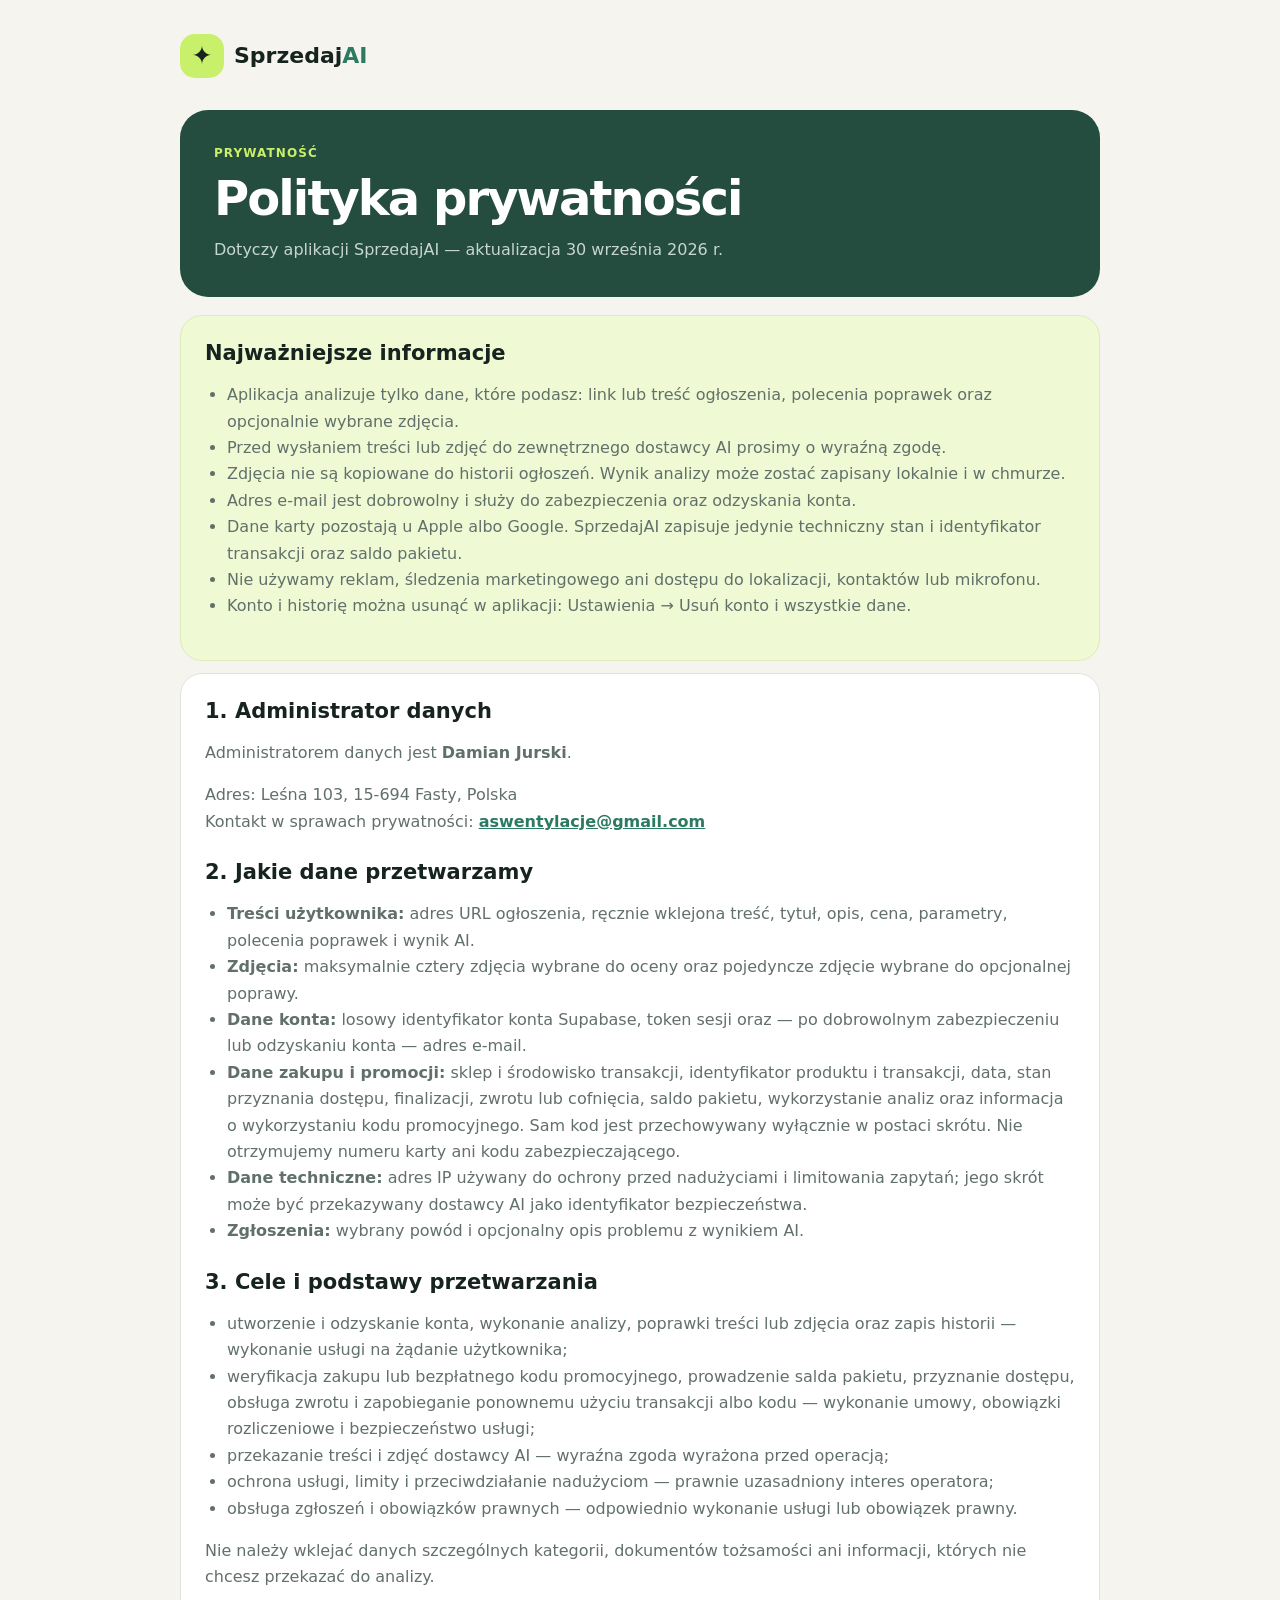
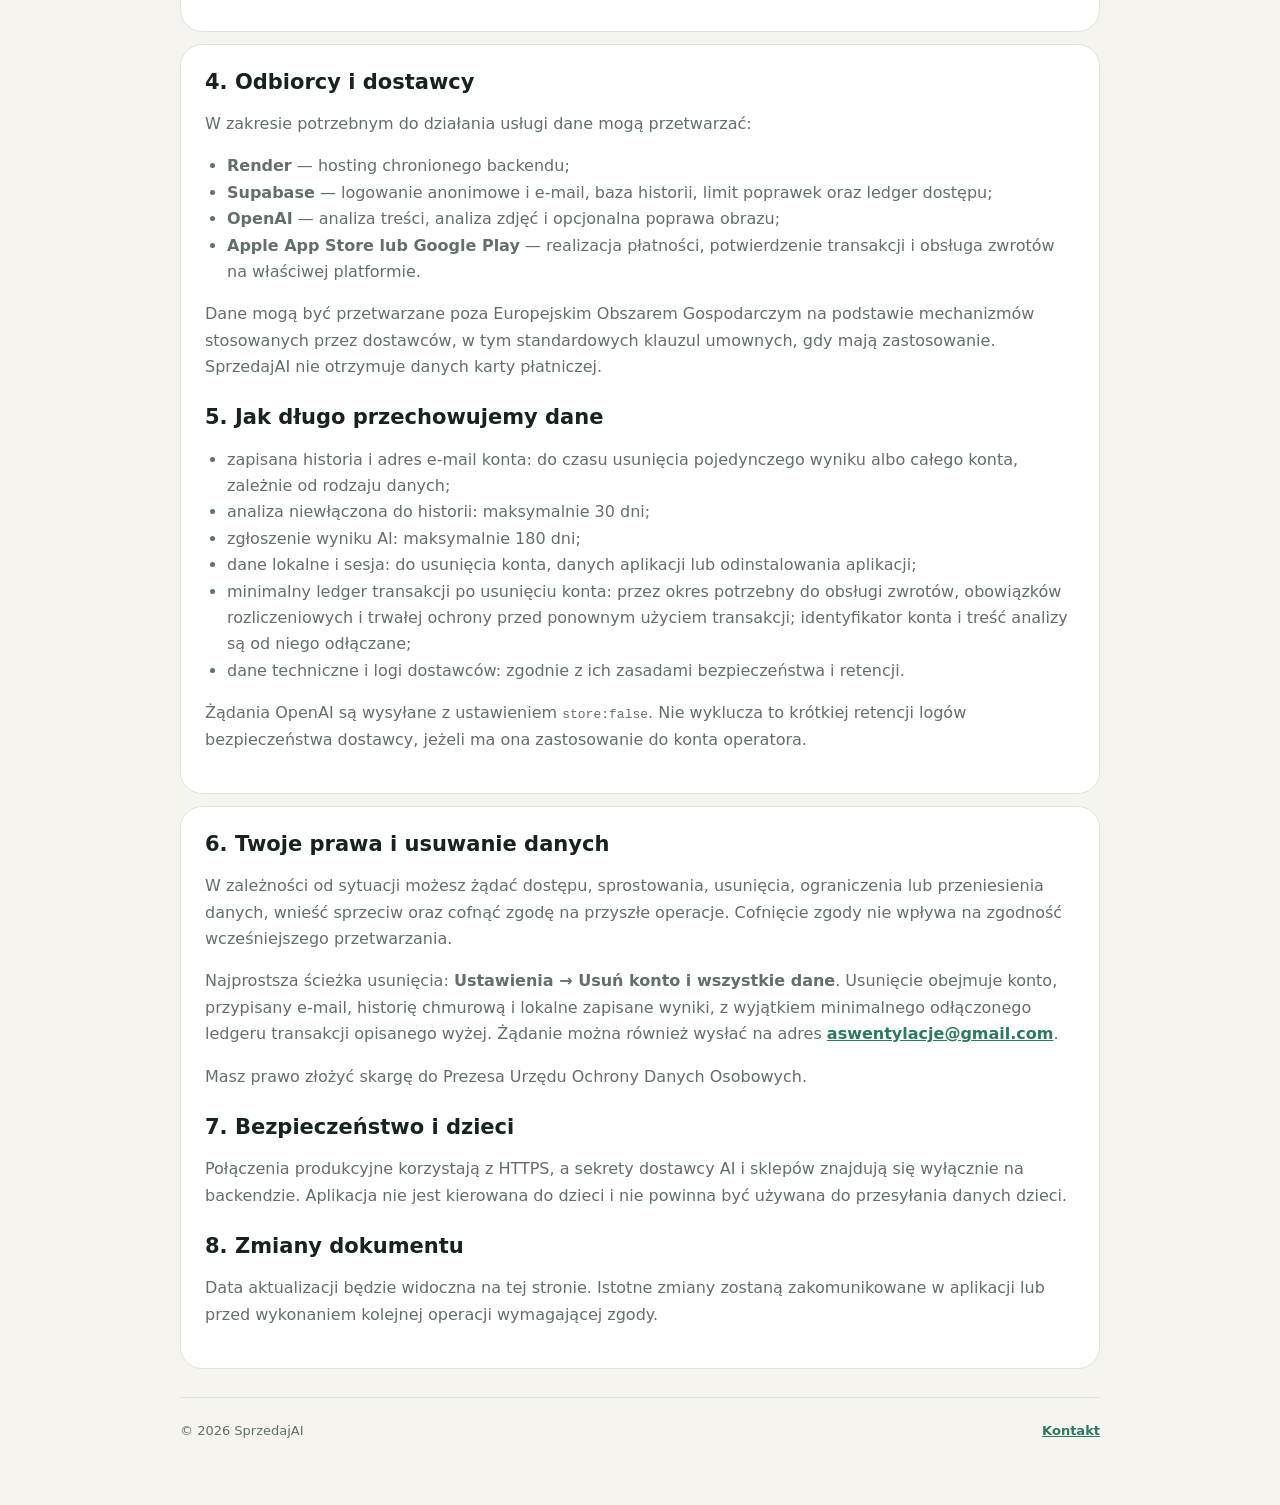
<file: index.html>
<!doctype html>
<html lang="pl">
<head>
  <meta charset="utf-8">
  <meta name="viewport" content="width=device-width,initial-scale=1">
  <meta name="robots" content="index,follow">
  <title>Polityka prywatności — SprzedajAI</title>
  <link rel="stylesheet" href="./legal.css">
</head>
<body>
<main class="wrap">
  <a class="brand" href="./"><span class="mark">✦</span><span>Sprzedaj<span class="green">AI</span></span></a>

  <section class="hero">
    <div class="eyebrow">PRYWATNOŚĆ</div>
    <h1>Polityka prywatności</h1>
    <p>Dotyczy aplikacji SprzedajAI — aktualizacja 30 września 2026 r.</p>
  </section>

  <section class="card summary">
    <h2>Najważniejsze informacje</h2>
    <ul>
      <li>Aplikacja analizuje tylko dane, które podasz: link lub treść ogłoszenia, polecenia poprawek oraz opcjonalnie wybrane zdjęcia.</li>
      <li>Przed wysłaniem treści lub zdjęć do zewnętrznego dostawcy AI prosimy o wyraźną zgodę.</li>
      <li>Zdjęcia nie są kopiowane do historii ogłoszeń. Wynik analizy może zostać zapisany lokalnie i w chmurze.</li>
      <li>Adres e-mail jest dobrowolny i służy do zabezpieczenia oraz odzyskania konta.</li>
      <li>Dane karty pozostają u Apple albo Google. SprzedajAI zapisuje jedynie techniczny stan i identyfikator transakcji oraz saldo pakietu.</li>
      <li>Nie używamy reklam, śledzenia marketingowego ani dostępu do lokalizacji, kontaktów lub mikrofonu.</li>
      <li>Konto i historię można usunąć w aplikacji: Ustawienia → Usuń konto i wszystkie dane.</li>
    </ul>
  </section>

  <section class="card">
    <h2>1. Administrator danych</h2>
    <p>Administratorem danych jest <strong>Damian Jurski</strong>.</p>
    <p>Adres: Leśna 103, 15-694 Fasty, Polska<br>Kontakt w sprawach prywatności: <a href="mailto:aswentylacje@gmail.com">aswentylacje@gmail.com</a></p>

    <h2>2. Jakie dane przetwarzamy</h2>
    <ul>
      <li><strong>Treści użytkownika:</strong> adres URL ogłoszenia, ręcznie wklejona treść, tytuł, opis, cena, parametry, polecenia poprawek i wynik AI.</li>
      <li><strong>Zdjęcia:</strong> maksymalnie cztery zdjęcia wybrane do oceny oraz pojedyncze zdjęcie wybrane do opcjonalnej poprawy.</li>
      <li><strong>Dane konta:</strong> losowy identyfikator konta Supabase, token sesji oraz — po dobrowolnym zabezpieczeniu lub odzyskaniu konta — adres e-mail.</li>
      <li><strong>Dane zakupu i promocji:</strong> sklep i środowisko transakcji, identyfikator produktu i transakcji, data, stan przyznania dostępu, finalizacji, zwrotu lub cofnięcia, saldo pakietu, wykorzystanie analiz oraz informacja o wykorzystaniu kodu promocyjnego. Sam kod jest przechowywany wyłącznie w postaci skrótu. Nie otrzymujemy numeru karty ani kodu zabezpieczającego.</li>
      <li><strong>Dane techniczne:</strong> adres IP używany do ochrony przed nadużyciami i limitowania zapytań; jego skrót może być przekazywany dostawcy AI jako identyfikator bezpieczeństwa.</li>
      <li><strong>Zgłoszenia:</strong> wybrany powód i opcjonalny opis problemu z wynikiem AI.</li>
    </ul>

    <h2>3. Cele i podstawy przetwarzania</h2>
    <ul>
      <li>utworzenie i odzyskanie konta, wykonanie analizy, poprawki treści lub zdjęcia oraz zapis historii — wykonanie usługi na żądanie użytkownika;</li>
      <li>weryfikacja zakupu lub bezpłatnego kodu promocyjnego, prowadzenie salda pakietu, przyznanie dostępu, obsługa zwrotu i zapobieganie ponownemu użyciu transakcji albo kodu — wykonanie umowy, obowiązki rozliczeniowe i bezpieczeństwo usługi;</li>
      <li>przekazanie treści i zdjęć dostawcy AI — wyraźna zgoda wyrażona przed operacją;</li>
      <li>ochrona usługi, limity i przeciwdziałanie nadużyciom — prawnie uzasadniony interes operatora;</li>
      <li>obsługa zgłoszeń i obowiązków prawnych — odpowiednio wykonanie usługi lub obowiązek prawny.</li>
    </ul>
    <p>Nie należy wklejać danych szczególnych kategorii, dokumentów tożsamości ani informacji, których nie chcesz przekazać do analizy.</p>
  </section>

  <section class="card">
    <h2>4. Odbiorcy i dostawcy</h2>
    <p>W zakresie potrzebnym do działania usługi dane mogą przetwarzać:</p>
    <ul>
      <li><strong>Render</strong> — hosting chronionego backendu;</li>
      <li><strong>Supabase</strong> — logowanie anonimowe i e-mail, baza historii, limit poprawek oraz ledger dostępu;</li>
      <li><strong>OpenAI</strong> — analiza treści, analiza zdjęć i opcjonalna poprawa obrazu;</li>
      <li><strong>Apple App Store lub Google Play</strong> — realizacja płatności, potwierdzenie transakcji i obsługa zwrotów na właściwej platformie.</li>
    </ul>
    <p>Dane mogą być przetwarzane poza Europejskim Obszarem Gospodarczym na podstawie mechanizmów stosowanych przez dostawców, w tym standardowych klauzul umownych, gdy mają zastosowanie. SprzedajAI nie otrzymuje danych karty płatniczej.</p>

    <h2>5. Jak długo przechowujemy dane</h2>
    <ul>
      <li>zapisana historia i adres e-mail konta: do czasu usunięcia pojedynczego wyniku albo całego konta, zależnie od rodzaju danych;</li>
      <li>analiza niewłączona do historii: maksymalnie 30 dni;</li>
      <li>zgłoszenie wyniku AI: maksymalnie 180 dni;</li>
      <li>dane lokalne i sesja: do usunięcia konta, danych aplikacji lub odinstalowania aplikacji;</li>
      <li>minimalny ledger transakcji po usunięciu konta: przez okres potrzebny do obsługi zwrotów, obowiązków rozliczeniowych i trwałej ochrony przed ponownym użyciem transakcji; identyfikator konta i treść analizy są od niego odłączane;</li>
      <li>dane techniczne i logi dostawców: zgodnie z ich zasadami bezpieczeństwa i retencji.</li>
    </ul>
    <p>Żądania OpenAI są wysyłane z ustawieniem <code>store:false</code>. Nie wyklucza to krótkiej retencji logów bezpieczeństwa dostawcy, jeżeli ma ona zastosowanie do konta operatora.</p>
  </section>

  <section class="card">
    <h2>6. Twoje prawa i usuwanie danych</h2>
    <p>W zależności od sytuacji możesz żądać dostępu, sprostowania, usunięcia, ograniczenia lub przeniesienia danych, wnieść sprzeciw oraz cofnąć zgodę na przyszłe operacje. Cofnięcie zgody nie wpływa na zgodność wcześniejszego przetwarzania.</p>
    <p>Najprostsza ścieżka usunięcia: <strong>Ustawienia → Usuń konto i wszystkie dane</strong>. Usunięcie obejmuje konto, przypisany e-mail, historię chmurową i lokalne zapisane wyniki, z wyjątkiem minimalnego odłączonego ledgeru transakcji opisanego wyżej. Żądanie można również wysłać na adres <a href="mailto:aswentylacje@gmail.com?subject=Usunięcie%20danych%20SprzedajAI">aswentylacje@gmail.com</a>.</p>
    <p>Masz prawo złożyć skargę do Prezesa Urzędu Ochrony Danych Osobowych.</p>

    <h2>7. Bezpieczeństwo i dzieci</h2>
    <p>Połączenia produkcyjne korzystają z HTTPS, a sekrety dostawcy AI i sklepów znajdują się wyłącznie na backendzie. Aplikacja nie jest kierowana do dzieci i nie powinna być używana do przesyłania danych dzieci.</p>

    <h2>8. Zmiany dokumentu</h2>
    <p>Data aktualizacji będzie widoczna na tej stronie. Istotne zmiany zostaną zakomunikowane w aplikacji lub przed wykonaniem kolejnej operacji wymagającej zgody.</p>
  </section>

  <footer class="footer">
    <span>© 2026 SprzedajAI</span>
    <span><a href="mailto:aswentylacje@gmail.com">Kontakt</a></span>
  </footer>
</main>
</body>
</html>
</file>
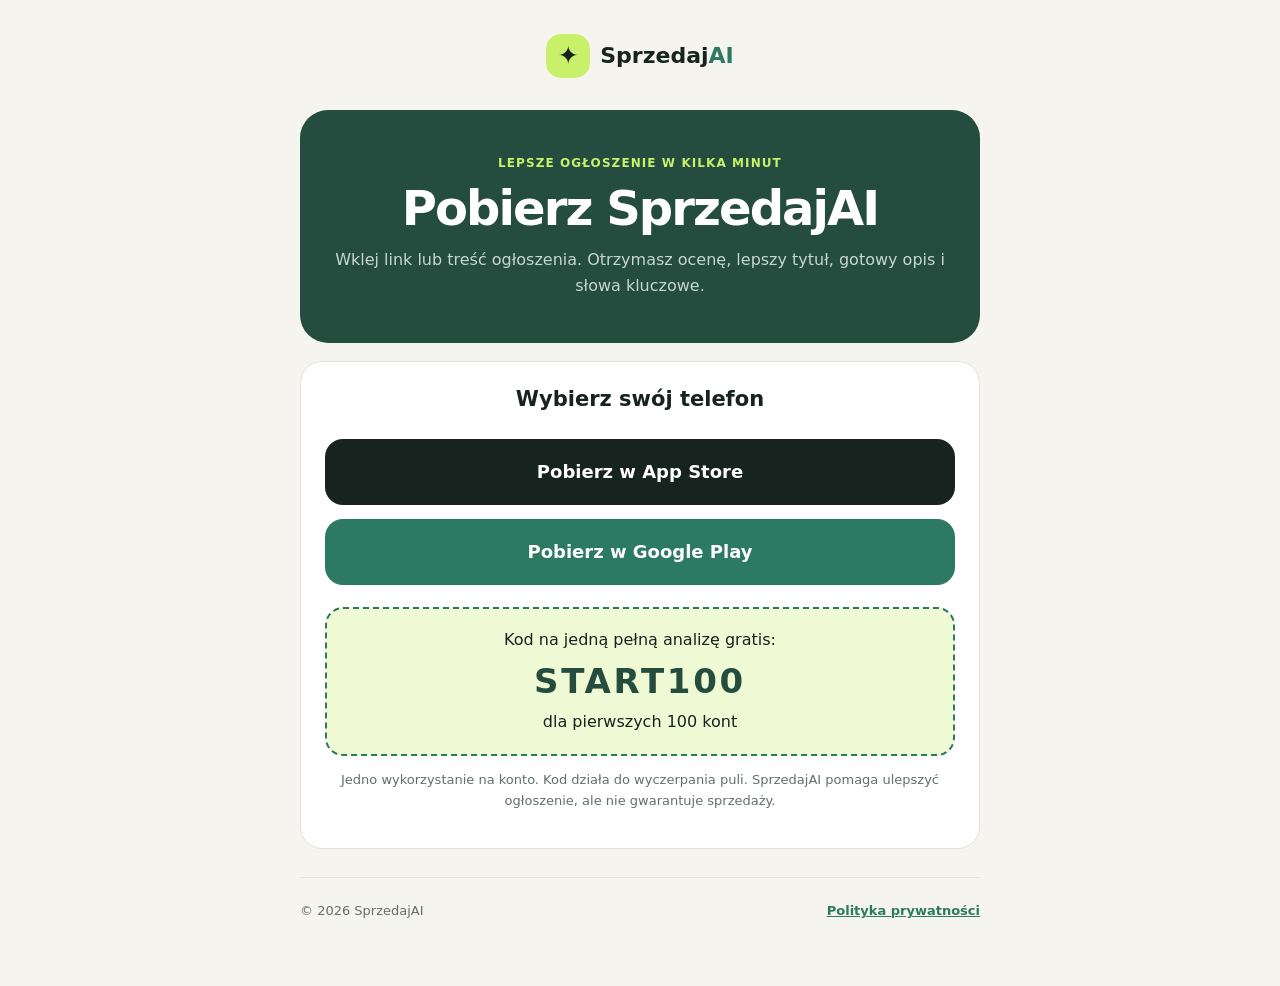
<file: pobierz/index.html>
<!doctype html>
<html lang="pl">
<head>
  <meta charset="utf-8">
  <meta name="viewport" content="width=device-width,initial-scale=1">
  <meta name="robots" content="index,follow">
  <meta name="description" content="Pobierz aplikację SprzedajAI na iPhone lub Androida i wykorzystaj kod START100.">
  <title>Pobierz SprzedajAI</title>
  <link rel="stylesheet" href="../legal.css">
  <style>
    .download{text-align:center;max-width:680px;margin:0 auto}.download .hero{padding:44px 28px}.download .brand{justify-content:center}.store-buttons{display:grid;gap:14px;margin:26px 0 16px}.store-button{display:flex;align-items:center;justify-content:center;min-height:66px;padding:12px 20px;border-radius:18px;background:#17231f;color:#fff;text-decoration:none;font-size:18px;font-weight:900}.store-button.play{background:#2b7a61}.promo{margin:22px auto 8px;padding:18px;border:2px dashed #2b7a61;border-radius:18px;background:#eff9d4}.promo strong{display:block;font-size:34px;letter-spacing:.08em;color:#244c3f}.fine{font-size:13px;color:#62706a}
  </style>
</head>
<body>
<main class="wrap download">
  <a class="brand" href="../"><span class="mark">✦</span><span>Sprzedaj<span class="green">AI</span></span></a>
  <section class="hero">
    <div class="eyebrow">LEPSZE OGŁOSZENIE W KILKA MINUT</div>
    <h1>Pobierz SprzedajAI</h1>
    <p>Wklej link lub treść ogłoszenia. Otrzymasz ocenę, lepszy tytuł, gotowy opis i słowa kluczowe.</p>
  </section>
  <section class="card">
    <h2>Wybierz swój telefon</h2>
    <div class="store-buttons">
      <a class="store-button" href="https://apps.apple.com/pl/app/sprzedajai/id6809040472">Pobierz w App Store</a>
      <a class="store-button play" href="https://play.google.com/store/apps/details?id=pl.sprzedajai.app">Pobierz w Google Play</a>
    </div>
    <div class="promo">
      <span>Kod na jedną pełną analizę gratis:</span>
      <strong>START100</strong>
      <span>dla pierwszych 100 kont</span>
    </div>
    <p class="fine">Jedno wykorzystanie na konto. Kod działa do wyczerpania puli. SprzedajAI pomaga ulepszyć ogłoszenie, ale nie gwarantuje sprzedaży.</p>
  </section>
  <footer class="footer"><span>© 2026 SprzedajAI</span><span><a href="../">Polityka prywatności</a></span></footer>
</main>
</body>
</html>
</file>
<file: legal.css>
:root{--ink:#17231f;--muted:#62706a;--moss:#244c3f;--green:#2b7a61;--lime:#c8f06a;--soft:#eff9d4;--sand:#f5f4ef;--white:#fff;--line:#dfe3de}*{box-sizing:border-box}body{margin:0;background:var(--sand);color:var(--ink);font-family:Inter,ui-sans-serif,system-ui,-apple-system,"Segoe UI",sans-serif;line-height:1.65}a{color:var(--green);font-weight:700}.wrap{width:min(920px,calc(100% - 32px));margin:0 auto;padding:34px 0 64px}.brand{display:flex;align-items:center;gap:10px;font-size:22px;font-weight:900;text-decoration:none;color:var(--ink)}.mark{width:44px;height:44px;border-radius:15px;background:var(--lime);display:grid;place-items:center;font-size:25px}.green{color:var(--green)}.hero{margin:32px 0 18px;padding:34px;border-radius:28px;background:var(--moss);color:var(--white)}.eyebrow{color:var(--lime);font-size:12px;font-weight:900;letter-spacing:.09em}.hero h1{font-size:clamp(30px,6vw,48px);line-height:1.08;letter-spacing:-.04em;margin:9px 0 12px}.hero p{color:#c7d6d0;margin:0}.card{background:var(--white);border:1px solid var(--line);border-radius:22px;padding:24px;margin-top:12px}.card h2{font-size:21px;line-height:1.25;margin:24px 0 10px}.card h2:first-child{margin-top:0}.card p,.card li{color:var(--muted)}.card ul{padding-left:22px}.summary{background:var(--soft);border-color:#dcebb7}.footer{display:flex;flex-wrap:wrap;gap:16px;justify-content:space-between;margin-top:28px;padding-top:22px;border-top:1px solid var(--line);font-size:13px;color:var(--muted)}@media(max-width:600px){.wrap{width:min(100% - 20px,920px);padding-top:18px}.hero,.card{padding:21px;border-radius:20px}.hero{margin-top:22px}}
</file>
